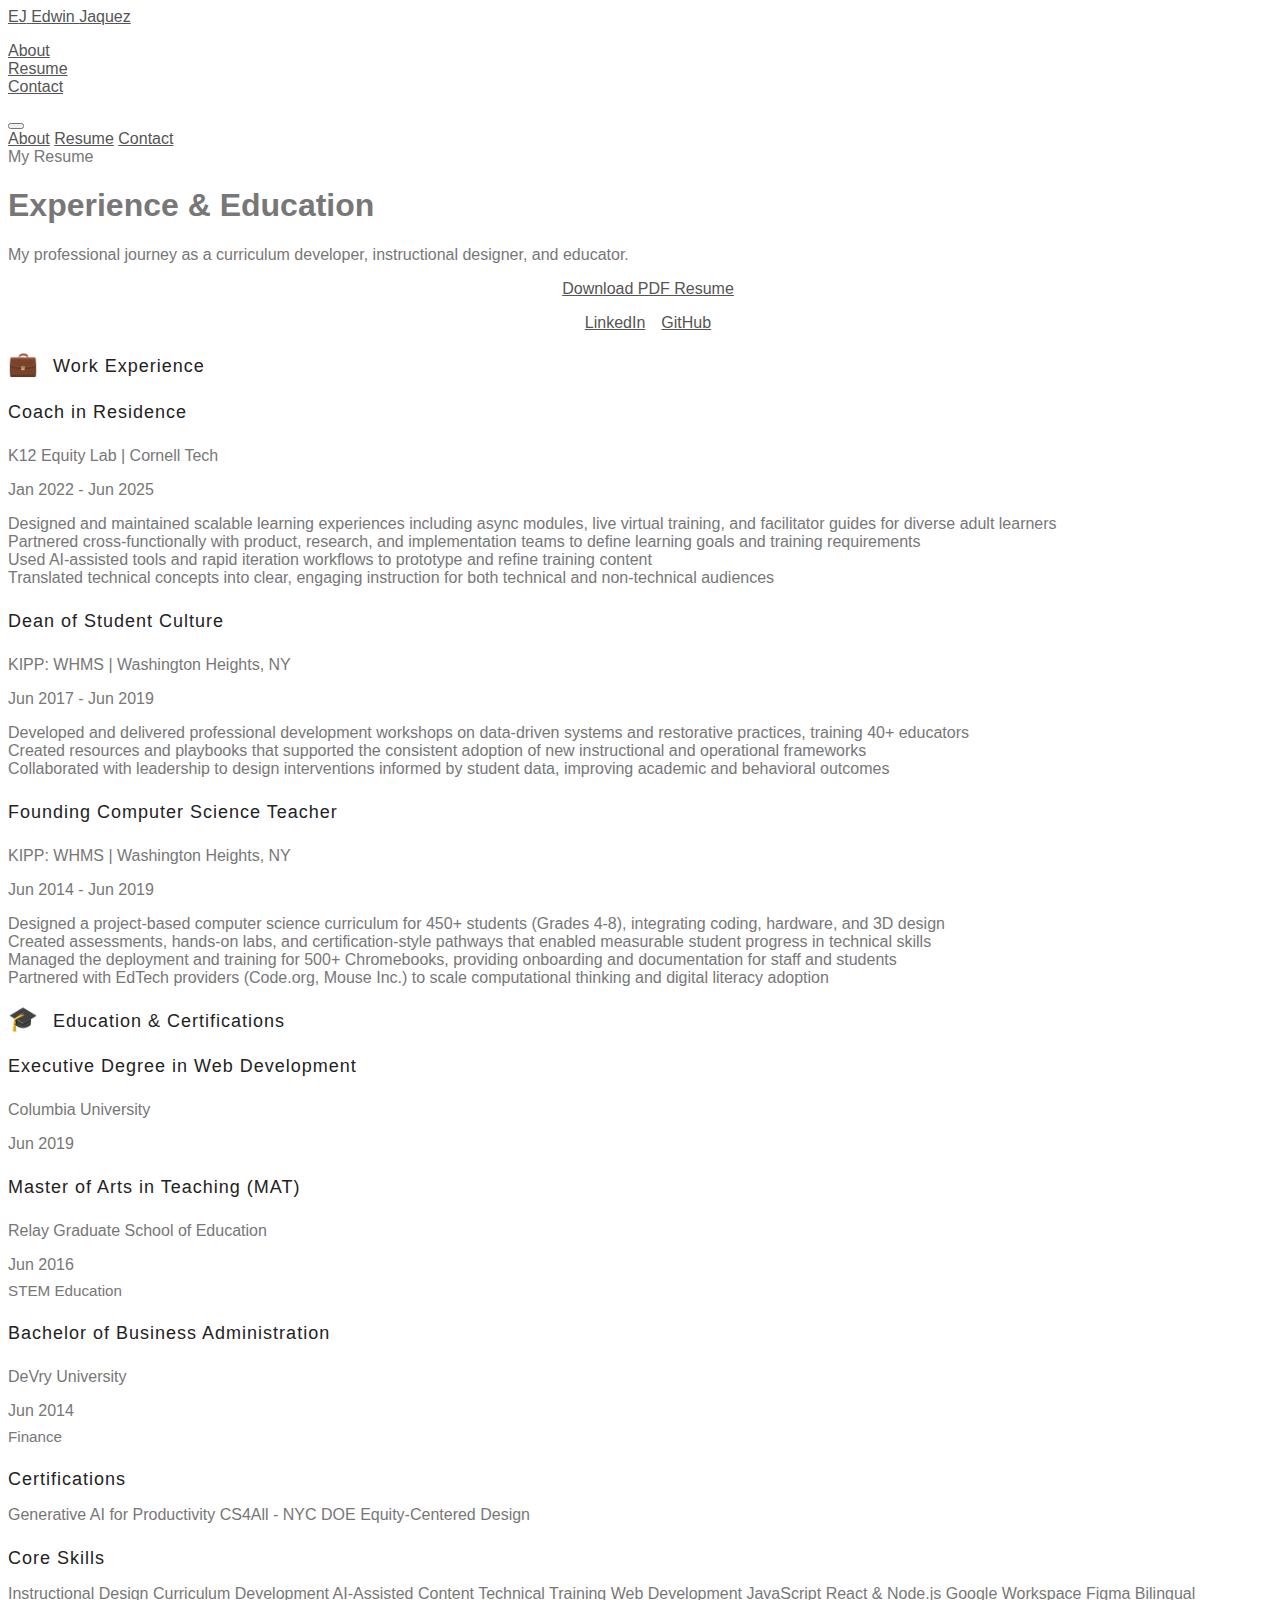
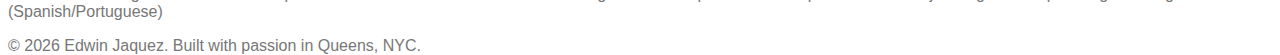
<file: resume.html>
<!DOCTYPE html>
<html lang="en">
<head>
    <meta charset="UTF-8">
    <meta name="viewport" content="width=device-width, initial-scale=1.0">
    <title>Resume - Edwin Jaquez</title>
    <link rel="preconnect" href="https://fonts.googleapis.com">
    <link rel="preconnect" href="https://fonts.gstatic.com" crossorigin>
    <link href="https://fonts.googleapis.com/css2?family=Bricolage+Grotesque:wght@400;600;700;800&family=JetBrains+Mono:wght@400;500&display=swap" rel="stylesheet">
    <link rel="stylesheet" href="css/style.css">
</head>
<body>
    <!-- Navigation -->
    <nav>
        <div class="container">
            <a href="index.html" class="logo">
                <span class="logo-short"><span class="highlight">E</span><span class="highlight">J</span></span>
                <span class="logo-full"><span class="highlight">E</span>dwin <span class="highlight">J</span>aquez</span>
            </a>
            <ul class="nav-links">
                <li><a href="index.html#about">About</a></li>
                <li><a href="resume.html">Resume</a></li>
                <li><a href="index.html#contact">Contact</a></li>
            </ul>
            <button class="nav-toggle" aria-label="Open menu" aria-expanded="false" aria-controls="nav-dropdown">
                <span class="hamburger"></span>
            </button>
            <div id="nav-dropdown" class="nav-dropdown" aria-hidden="true">
                <a href="index.html#about">About</a>
                <a href="resume.html">Resume</a>
                <a href="index.html#contact">Contact</a>
            </div>
        </div>
    </nav>

    <!-- Resume Page -->
    <section class="resume-page">
        <div class="container">
            <div class="page-header">
                <div class="section-label">My Resume</div>
                <h1><span class="highlight">E</span>xperience & <span class="highlight">E</span>ducation</h1>
                <p class="page-description">
                    My professional journey as a curriculum developer, instructional designer, and educator.
                </p>
                <div class="page-actions">
                    <div style="margin-bottom: 1rem; text-align: center;">
                        <a href="Edwin_Jaquez_Resume.pdf" download class="btn btn-primary">Download PDF Resume</a>
                    </div>
                    <div style="display: flex; gap: 1rem; justify-content: center;">
                        <a href="https://www.linkedin.com/in/ejaquez/" target="_blank" class="btn btn-social">LinkedIn</a>
                        <a href="https://github.com/ejbronze" target="_blank" class="btn btn-social">GitHub</a>
                    </div>
                </div>
            </div>

            <div class="resume-grid">
                <!-- Experience Column -->
                <div class="resume-column">
                    <h3 class="resume-column-title">
                        <span style="font-size: 1.5rem; margin-right: 0.5rem;">💼</span>
                        Work Experience
                    </h3>

                    <div class="resume-item">
                        <div class="resume-header">
                            <div>
                                <h4 class="resume-job-title">Coach in Residence</h4>
                                <p class="resume-company">K12 Equity Lab | Cornell Tech</p>
                            </div>
                            <span class="resume-date">Jan 2022 - Jun 2025</span>
                        </div>
                        <ul class="resume-description">
                            <li>Designed and maintained scalable learning experiences including async modules, live virtual training, and facilitator guides for diverse adult learners</li>
                            <li>Partnered cross-functionally with product, research, and implementation teams to define learning goals and training requirements</li>
                            <li>Used AI-assisted tools and rapid iteration workflows to prototype and refine training content</li>
                            <li>Translated technical concepts into clear, engaging instruction for both technical and non-technical audiences</li>
                        </ul>
                    </div>

                    <div class="resume-item">
                        <div class="resume-header">
                            <div>
                                <h4 class="resume-job-title">Dean of Student Culture</h4>
                                <p class="resume-company">KIPP: WHMS | Washington Heights, NY</p>
                            </div>
                            <span class="resume-date">Jun 2017 - Jun 2019</span>
                        </div>
                        <ul class="resume-description">
                            <li>Developed and delivered professional development workshops on data-driven systems and restorative practices, training 40+ educators</li>
                            <li>Created resources and playbooks that supported the consistent adoption of new instructional and operational frameworks</li>
                            <li>Collaborated with leadership to design interventions informed by student data, improving academic and behavioral outcomes</li>
                        </ul>
                    </div>

                    <div class="resume-item">
                        <div class="resume-header">
                            <div>
                                <h4 class="resume-job-title">Founding Computer Science Teacher</h4>
                                <p class="resume-company">KIPP: WHMS | Washington Heights, NY</p>
                            </div>
                            <span class="resume-date">Jun 2014 - Jun 2019</span>
                        </div>
                        <ul class="resume-description">
                            <li>Designed a project-based computer science curriculum for 450+ students (Grades 4-8), integrating coding, hardware, and 3D design</li>
                            <li>Created assessments, hands-on labs, and certification-style pathways that enabled measurable student progress in technical skills</li>
                            <li>Managed the deployment and training for 500+ Chromebooks, providing onboarding and documentation for staff and students</li>
                            <li>Partnered with EdTech providers (Code.org, Mouse Inc.) to scale computational thinking and digital literacy adoption</li>
                        </ul>
                    </div>
                </div>

                <!-- Education & Skills Column -->
                <div class="resume-column">
                    <h3 class="resume-column-title">
                        <span style="font-size: 1.5rem; margin-right: 0.5rem;">🎓</span>
                        Education & Certifications
                    </h3>

                    <div class="resume-item">
                        <div class="resume-header">
                            <div>
                                <h4 class="resume-job-title">Executive Degree in Web Development</h4>
                                <p class="resume-company">Columbia University</p>
                            </div>
                            <span class="resume-date">Jun 2019</span>
                        </div>
                    </div>

                    <div class="resume-item">
                        <div class="resume-header">
                            <div>
                                <h4 class="resume-job-title">Master of Arts in Teaching (MAT)</h4>
                                <p class="resume-company">Relay Graduate School of Education</p>
                            </div>
                            <span class="resume-date">Jun 2016</span>
                        </div>
                        <p style="margin-top: 0.5rem; color: var(--text-secondary); font-size: 0.95rem;">STEM Education</p>
                    </div>

                    <div class="resume-item">
                        <div class="resume-header">
                            <div>
                                <h4 class="resume-job-title">Bachelor of Business Administration</h4>
                                <p class="resume-company">DeVry University</p>
                            </div>
                            <span class="resume-date">Jun 2014</span>
                        </div>
                        <p style="margin-top: 0.5rem; color: var(--text-secondary); font-size: 0.95rem;">Finance</p>
                    </div>

                    <div class="resume-item">
                        <h4 class="resume-job-title" style="margin-bottom: 1rem;">Certifications</h4>
                        <div class="resume-skills">
                            <span class="resume-skill">Generative AI for Productivity</span>
                            <span class="resume-skill">CS4All - NYC DOE</span>
                            <span class="resume-skill">Equity-Centered Design</span>
                        </div>
                    </div>

                    <div class="resume-item">
                        <h4 class="resume-job-title" style="margin-bottom: 1rem;">Core Skills</h4>
                        <div class="resume-skills">
                            <span class="resume-skill">Instructional Design</span>
                            <span class="resume-skill">Curriculum Development</span>
                            <span class="resume-skill">AI-Assisted Content</span>
                            <span class="resume-skill">Technical Training</span>
                            <span class="resume-skill">Web Development</span>
                            <span class="resume-skill">JavaScript</span>
                            <span class="resume-skill">React & Node.js</span>
                            <span class="resume-skill">Google Workspace</span>
                            <span class="resume-skill">Figma</span>
                            <span class="resume-skill">Bilingual (Spanish/Portuguese)</span>
                        </div>
                    </div>
                </div>
            </div>
        </div>
    </section>

    <!-- Footer -->
    <footer>
        <div class="container">
            <div class="social-links"></div>
            <p>&copy; 2026 Edwin Jaquez. Built with passion in Queens, NYC.</p>
        </div>
    </footer>

    <script>
        const nav = document.querySelector('nav');
        const navToggle = document.querySelector('.nav-toggle');
        const navDropdown = document.getElementById('nav-dropdown');
        const logo = document.querySelector('.logo');

        // Compact nav on scroll for resume page
        const onScrollCompactNav = () => {
            // Trigger compact nav after scrolling ~150px
            if (window.scrollY > 150) {
                nav.classList.add('compact');
            } else {
                nav.classList.remove('compact');
                // also ensure dropdown is closed when leaving compact state
                if (navToggle) {
                    navToggle.setAttribute('aria-expanded', 'false');
                    navDropdown.setAttribute('aria-hidden', 'true');
                    navDropdown.classList.remove('open');
                }
            }
        };

        window.addEventListener('scroll', onScrollCompactNav);
        onScrollCompactNav();

        // Toggle dropdown when hamburger clicked
        if (navToggle) {
            navToggle.addEventListener('click', (e) => {
                const expanded = navToggle.getAttribute('aria-expanded') === 'true';
                navToggle.setAttribute('aria-expanded', String(!expanded));
                navDropdown.setAttribute('aria-hidden', String(expanded));
                // toggle animated open/closed via class so transitions run
                navDropdown.classList.toggle('open');
            });

            // Close dropdown on outside click
            document.addEventListener('click', (e) => {
                if (!nav.contains(e.target) && nav.classList.contains('compact')) {
                    navToggle.setAttribute('aria-expanded', 'false');
                    navDropdown.setAttribute('aria-hidden', 'true');
                    navDropdown.classList.remove('open');
                }
            });

            // Close on Escape
            document.addEventListener('keydown', (e) => {
                if (e.key === 'Escape') {
                    navToggle.setAttribute('aria-expanded', 'false');
                    navDropdown.setAttribute('aria-hidden', 'true');
                    navDropdown.classList.remove('open');
                }
            });
        }

        // Navigation link closing behavior
        document.querySelectorAll('.nav-dropdown a').forEach(link => {
            link.addEventListener('click', () => {
                if (navToggle) {
                    navToggle.setAttribute('aria-expanded', 'false');
                    navDropdown.setAttribute('aria-hidden', 'true');
                    navDropdown.classList.remove('open');
                }
            });
        });
    </script>
</body>
</html>
</file>
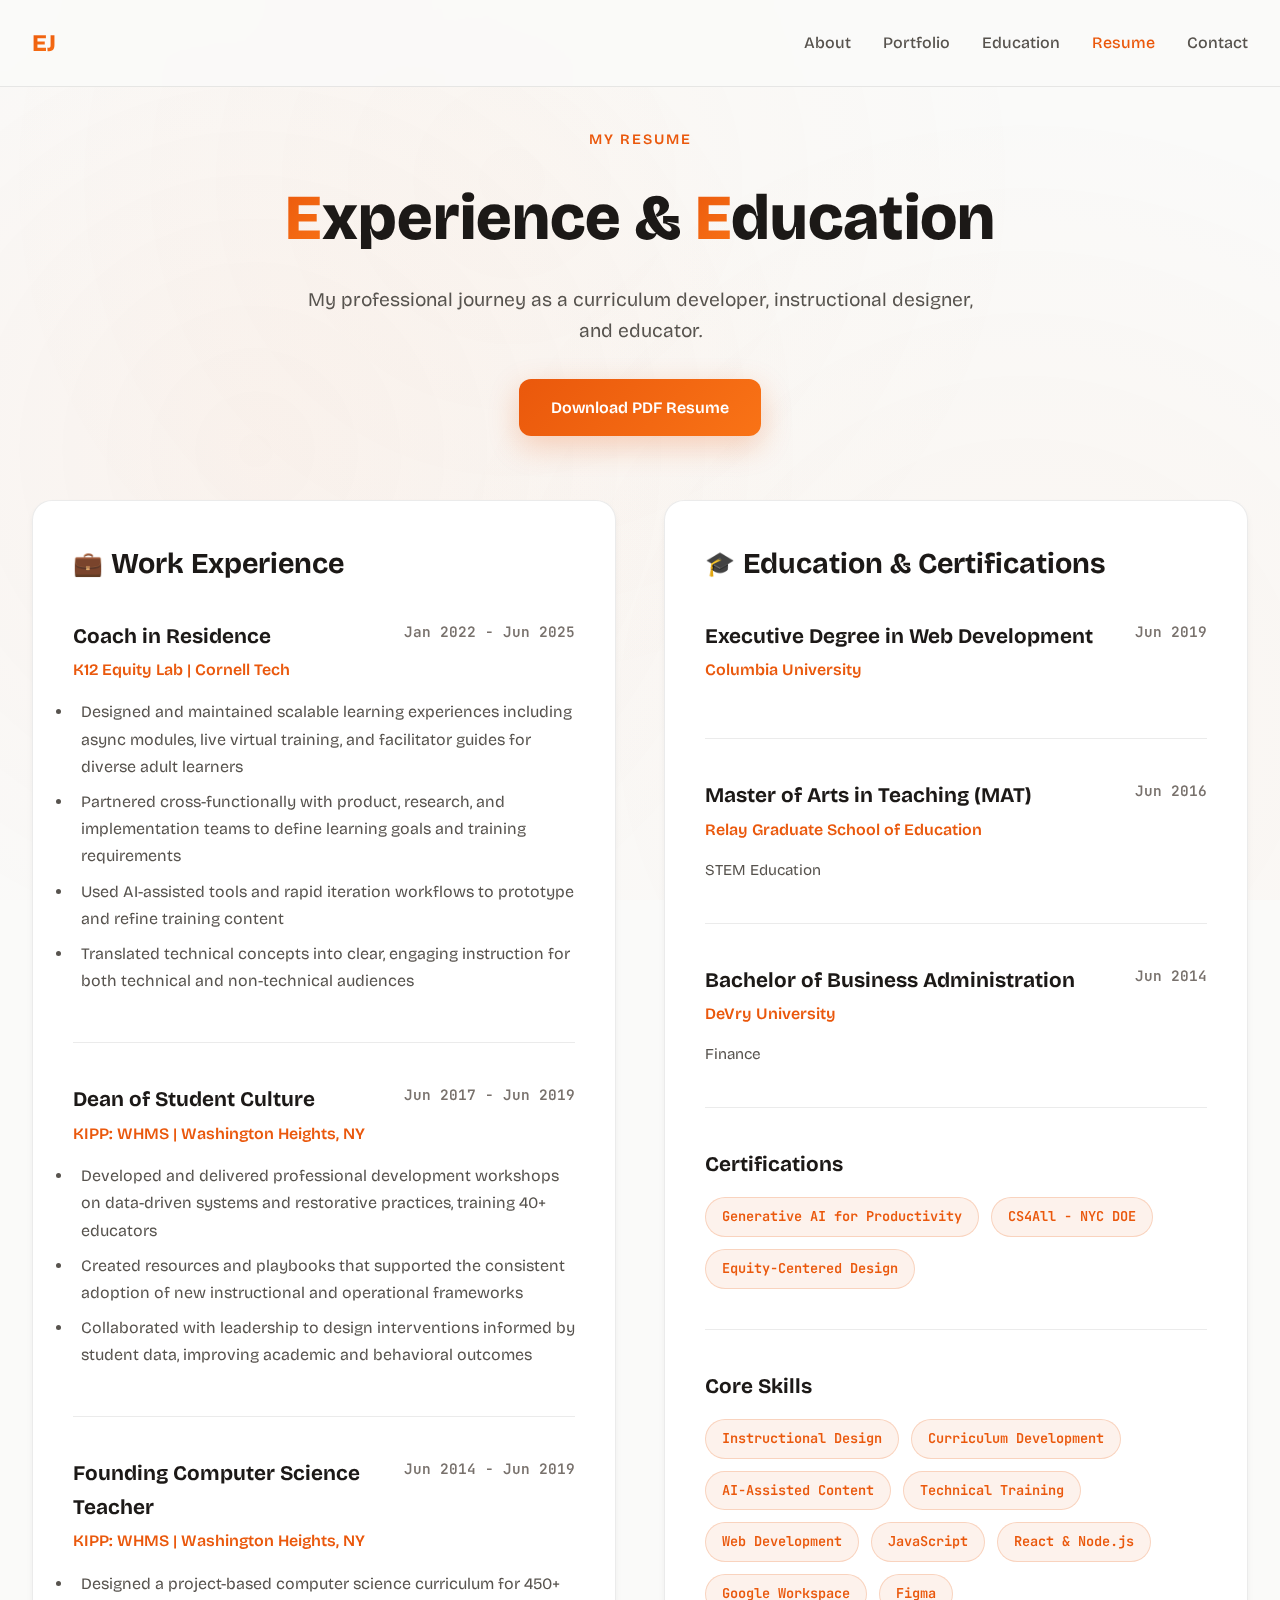
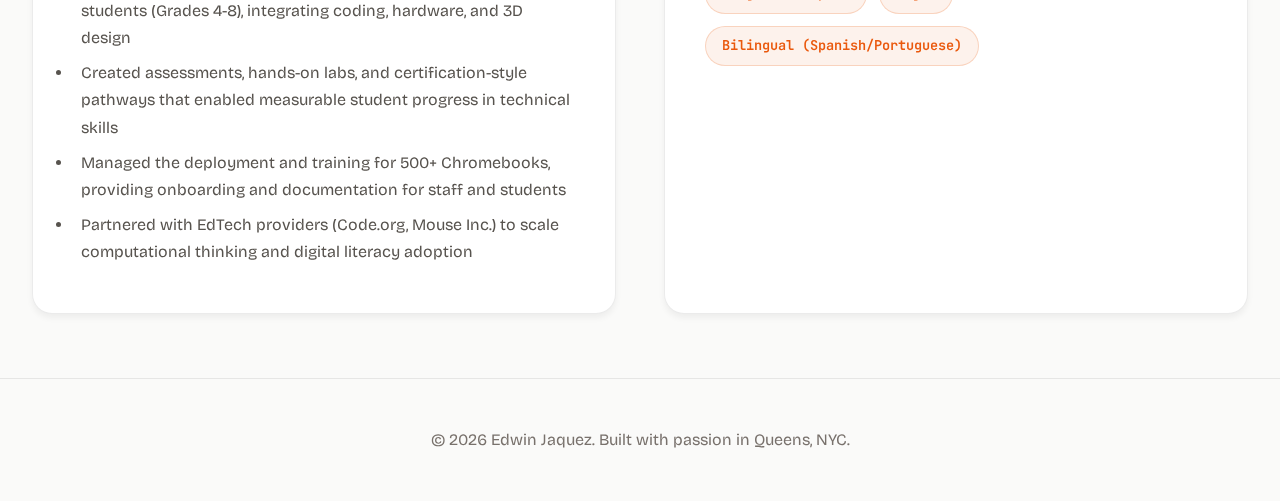
<file: Resume.html>
<!DOCTYPE html>
<html lang="en">
<head>
    <meta charset="UTF-8">
    <meta name="viewport" content="width=device-width, initial-scale=1.0">
    <title>Resume - Edwin Jaquez</title>
    <link rel="preconnect" href="https://fonts.googleapis.com">
    <link rel="preconnect" href="https://fonts.gstatic.com" crossorigin>
    <link href="https://fonts.googleapis.com/css2?family=Bricolage+Grotesque:wght@400;600;700;800&family=JetBrains+Mono:wght@400;500&display=swap" rel="stylesheet">
    <style>
        :root {
            --bg-primary: #fafaf9;
            --bg-secondary: #f5f5f4;
            --bg-card: #ffffff;
            --accent-primary: #ea580c;
            --accent-secondary: #f97316;
            --accent-tertiary: #fb923c;
            --text-primary: #1c1917;
            --text-secondary: #57534e;
            --text-muted: #78716c;
        }

        * {
            margin: 0;
            padding: 0;
            box-sizing: border-box;
        }

        body {
            font-family: 'Bricolage Grotesque', sans-serif;
            background: var(--bg-primary);
            color: var(--text-primary);
            line-height: 1.6;
            overflow-x: hidden;
        }

        /* Background Animation */
        body::before {
            content: '';
            position: fixed;
            top: 0;
            left: 0;
            width: 100%;
            height: 100%;
            background: 
                radial-gradient(circle at 20% 50%, rgba(234, 88, 12, 0.05) 0%, transparent 50%),
                radial-gradient(circle at 80% 80%, rgba(249, 115, 22, 0.04) 0%, transparent 50%),
                radial-gradient(circle at 40% 20%, rgba(251, 146, 60, 0.03) 0%, transparent 50%);
            pointer-events: none;
            z-index: 0;
        }

        .container {
            max-width: 1400px;
            margin: 0 auto;
            padding: 0 2rem;
            position: relative;
            z-index: 1;
        }

        /* Navigation */
        nav {
            position: fixed;
            top: 0;
            left: 0;
            right: 0;
            background: rgba(250, 250, 249, 0.8);
            backdrop-filter: blur(20px);
            border-bottom: 1px solid rgba(0, 0, 0, 0.08);
            z-index: 1000;
            animation: slideDown 0.6s ease-out;
        }

        @keyframes slideDown {
            from {
                transform: translateY(-100%);
                opacity: 0;
            }
            to {
                transform: translateY(0);
                opacity: 1;
            }
        }

        nav .container {
            display: flex;
            justify-content: space-between;
            align-items: center;
            padding: 1.5rem 2rem;
        }

        .logo {
            font-size: 1.5rem;
            font-weight: 800;
            color: var(--text-primary);
            position: relative;
            min-width: 50px;
            transition: all 0.3s ease;
            text-decoration: none;
        }

        .logo .highlight {
            background: linear-gradient(135deg, var(--accent-primary), var(--accent-secondary));
            -webkit-background-clip: text;
            -webkit-text-fill-color: transparent;
            background-clip: text;
        }

        .nav-links {
            display: flex;
            gap: 2rem;
            list-style: none;
        }

        .nav-links a {
            color: var(--text-secondary);
            text-decoration: none;
            font-weight: 500;
            transition: color 0.3s ease;
            position: relative;
        }

        .nav-links a::after {
            content: '';
            position: absolute;
            bottom: -5px;
            left: 0;
            width: 0;
            height: 2px;
            background: var(--accent-primary);
            transition: width 0.3s ease;
        }

        .nav-links a:hover {
            color: var(--text-primary);
        }

        .nav-links a:hover::after {
            width: 100%;
        }

        .nav-links a.active {
            color: var(--accent-primary);
        }

        /* Resume Page Styles */
        .resume-page {
            min-height: 100vh;
            padding-top: 8rem;
            padding-bottom: 4rem;
        }

        .page-header {
            text-align: center;
            margin-bottom: 4rem;
        }

        .section-label {
            color: var(--accent-primary);
            font-size: 0.9rem;
            font-weight: 600;
            text-transform: uppercase;
            letter-spacing: 2px;
            margin-bottom: 1rem;
        }

        h1 {
            font-size: clamp(2.5rem, 5vw, 4rem);
            font-weight: 800;
            margin-bottom: 1rem;
            color: var(--text-primary);
        }

        h1 .highlight {
            background: linear-gradient(135deg, var(--accent-primary), var(--accent-secondary));
            -webkit-background-clip: text;
            -webkit-text-fill-color: transparent;
            background-clip: text;
        }

        .page-description {
            font-size: 1.2rem;
            color: var(--text-secondary);
            max-width: 700px;
            margin: 0 auto 2rem;
        }

        .btn {
            padding: 1rem 2rem;
            border-radius: 12px;
            font-weight: 600;
            text-decoration: none;
            transition: all 0.3s ease;
            cursor: pointer;
            border: none;
            font-size: 1rem;
            display: inline-block;
        }

        .btn-primary {
            background: linear-gradient(135deg, var(--accent-primary), var(--accent-secondary));
            color: #ffffff;
            box-shadow: 0 10px 30px rgba(234, 88, 12, 0.25);
        }

        .btn-primary:hover {
            transform: translateY(-2px);
            box-shadow: 0 15px 40px rgba(234, 88, 12, 0.35);
        }

        /* Resume Grid */
        .resume-grid {
            display: grid;
            grid-template-columns: 1fr 1fr;
            gap: 3rem;
            margin-top: 2rem;
        }

        .resume-column {
            background: var(--bg-card);
            border: 1px solid rgba(0, 0, 0, 0.08);
            border-radius: 20px;
            padding: 2.5rem;
            box-shadow: 0 4px 6px rgba(0, 0, 0, 0.05);
        }

        .resume-column-title {
            font-size: 1.8rem;
            font-weight: 700;
            margin-bottom: 2rem;
            display: flex;
            align-items: center;
            color: var(--text-primary);
        }

        .resume-item {
            margin-bottom: 2.5rem;
            padding-bottom: 2.5rem;
            border-bottom: 1px solid rgba(0, 0, 0, 0.08);
        }

        .resume-item:last-child {
            margin-bottom: 0;
            padding-bottom: 0;
            border-bottom: none;
        }

        .resume-header {
            display: flex;
            justify-content: space-between;
            align-items: flex-start;
            margin-bottom: 1rem;
            gap: 1rem;
        }

        .resume-job-title {
            font-size: 1.3rem;
            font-weight: 700;
            color: var(--text-primary);
            margin-bottom: 0.25rem;
        }

        .resume-company {
            color: var(--accent-primary);
            font-weight: 600;
            font-size: 1rem;
        }

        .resume-date {
            color: var(--text-muted);
            font-size: 0.9rem;
            font-weight: 600;
            white-space: nowrap;
            font-family: 'JetBrains Mono', monospace;
        }

        .resume-description {
            color: var(--text-secondary);
            line-height: 1.7;
        }

        .resume-description li {
            margin-bottom: 0.5rem;
            padding-left: 0.5rem;
        }

        .resume-skills {
            display: flex;
            flex-wrap: wrap;
            gap: 0.75rem;
        }

        .resume-skill {
            padding: 0.5rem 1rem;
            background: rgba(234, 88, 12, 0.08);
            border: 1px solid rgba(234, 88, 12, 0.2);
            border-radius: 50px;
            font-size: 0.85rem;
            color: var(--accent-primary);
            font-weight: 600;
            font-family: 'JetBrains Mono', monospace;
        }

        .resume-download {
            margin-top: 2rem;
            text-align: center;
        }

        /* Footer */
        footer {
            padding: 3rem 0;
            border-top: 1px solid rgba(0, 0, 0, 0.08);
            text-align: center;
            color: var(--text-muted);
        }

        /* Responsive */
        @media (max-width: 968px) {
            .resume-grid {
                grid-template-columns: 1fr;
            }
        }

        @media (max-width: 768px) {
            .nav-links {
                display: none;
            }

            .resume-page {
                padding-top: 6rem;
            }
        }
    </style>
</head>
<body>
    <!-- Navigation -->
    <nav>
        <div class="container">
            <a href="index.html" class="logo">
                <span class="highlight">E</span><span class="highlight">J</span>
            </a>
            <ul class="nav-links">
                <li><a href="index.html#about">About</a></li>
                <li><a href="index.html#portfolio">Portfolio</a></li>
                <li><a href="index.html#education">Education</a></li>
                <li><a href="resume.html" class="active">Resume</a></li>
                <li><a href="index.html#contact">Contact</a></li>
            </ul>
        </div>
    </nav>

    <!-- Resume Page -->
    <section class="resume-page">
        <div class="container">
            <div class="page-header">
                <div class="section-label">My Resume</div>
                <h1><span class="highlight">E</span>xperience & <span class="highlight">E</span>ducation</h1>
                <p class="page-description">
                    My professional journey as a curriculum developer, instructional designer, and educator.
                </p>
                <a href="Edwin_Jaquez_Resume.pdf" download class="btn btn-primary">Download PDF Resume</a>
            </div>

            <div class="resume-grid">
                <!-- Experience Column -->
                <div class="resume-column">
                    <h3 class="resume-column-title">
                        <span style="font-size: 1.5rem; margin-right: 0.5rem;">💼</span>
                        Work Experience
                    </h3>

                    <div class="resume-item">
                        <div class="resume-header">
                            <div>
                                <h4 class="resume-job-title">Coach in Residence</h4>
                                <p class="resume-company">K12 Equity Lab | Cornell Tech</p>
                            </div>
                            <span class="resume-date">Jan 2022 - Jun 2025</span>
                        </div>
                        <ul class="resume-description">
                            <li>Designed and maintained scalable learning experiences including async modules, live virtual training, and facilitator guides for diverse adult learners</li>
                            <li>Partnered cross-functionally with product, research, and implementation teams to define learning goals and training requirements</li>
                            <li>Used AI-assisted tools and rapid iteration workflows to prototype and refine training content</li>
                            <li>Translated technical concepts into clear, engaging instruction for both technical and non-technical audiences</li>
                        </ul>
                    </div>

                    <div class="resume-item">
                        <div class="resume-header">
                            <div>
                                <h4 class="resume-job-title">Dean of Student Culture</h4>
                                <p class="resume-company">KIPP: WHMS | Washington Heights, NY</p>
                            </div>
                            <span class="resume-date">Jun 2017 - Jun 2019</span>
                        </div>
                        <ul class="resume-description">
                            <li>Developed and delivered professional development workshops on data-driven systems and restorative practices, training 40+ educators</li>
                            <li>Created resources and playbooks that supported the consistent adoption of new instructional and operational frameworks</li>
                            <li>Collaborated with leadership to design interventions informed by student data, improving academic and behavioral outcomes</li>
                        </ul>
                    </div>

                    <div class="resume-item">
                        <div class="resume-header">
                            <div>
                                <h4 class="resume-job-title">Founding Computer Science Teacher</h4>
                                <p class="resume-company">KIPP: WHMS | Washington Heights, NY</p>
                            </div>
                            <span class="resume-date">Jun 2014 - Jun 2019</span>
                        </div>
                        <ul class="resume-description">
                            <li>Designed a project-based computer science curriculum for 450+ students (Grades 4-8), integrating coding, hardware, and 3D design</li>
                            <li>Created assessments, hands-on labs, and certification-style pathways that enabled measurable student progress in technical skills</li>
                            <li>Managed the deployment and training for 500+ Chromebooks, providing onboarding and documentation for staff and students</li>
                            <li>Partnered with EdTech providers (Code.org, Mouse Inc.) to scale computational thinking and digital literacy adoption</li>
                        </ul>
                    </div>
                </div>

                <!-- Education & Skills Column -->
                <div class="resume-column">
                    <h3 class="resume-column-title">
                        <span style="font-size: 1.5rem; margin-right: 0.5rem;">🎓</span>
                        Education & Certifications
                    </h3>

                    <div class="resume-item">
                        <div class="resume-header">
                            <div>
                                <h4 class="resume-job-title">Executive Degree in Web Development</h4>
                                <p class="resume-company">Columbia University</p>
                            </div>
                            <span class="resume-date">Jun 2019</span>
                        </div>
                    </div>

                    <div class="resume-item">
                        <div class="resume-header">
                            <div>
                                <h4 class="resume-job-title">Master of Arts in Teaching (MAT)</h4>
                                <p class="resume-company">Relay Graduate School of Education</p>
                            </div>
                            <span class="resume-date">Jun 2016</span>
                        </div>
                        <p style="margin-top: 0.5rem; color: var(--text-secondary); font-size: 0.95rem;">STEM Education</p>
                    </div>

                    <div class="resume-item">
                        <div class="resume-header">
                            <div>
                                <h4 class="resume-job-title">Bachelor of Business Administration</h4>
                                <p class="resume-company">DeVry University</p>
                            </div>
                            <span class="resume-date">Jun 2014</span>
                        </div>
                        <p style="margin-top: 0.5rem; color: var(--text-secondary); font-size: 0.95rem;">Finance</p>
                    </div>

                    <div class="resume-item">
                        <h4 class="resume-job-title" style="margin-bottom: 1rem;">Certifications</h4>
                        <div class="resume-skills">
                            <span class="resume-skill">Generative AI for Productivity</span>
                            <span class="resume-skill">CS4All - NYC DOE</span>
                            <span class="resume-skill">Equity-Centered Design</span>
                        </div>
                    </div>

                    <div class="resume-item">
                        <h4 class="resume-job-title" style="margin-bottom: 1rem;">Core Skills</h4>
                        <div class="resume-skills">
                            <span class="resume-skill">Instructional Design</span>
                            <span class="resume-skill">Curriculum Development</span>
                            <span class="resume-skill">AI-Assisted Content</span>
                            <span class="resume-skill">Technical Training</span>
                            <span class="resume-skill">Web Development</span>
                            <span class="resume-skill">JavaScript</span>
                            <span class="resume-skill">React & Node.js</span>
                            <span class="resume-skill">Google Workspace</span>
                            <span class="resume-skill">Figma</span>
                            <span class="resume-skill">Bilingual (Spanish/Portuguese)</span>
                        </div>
                    </div>
                </div>
            </div>
        </div>
    </section>

    <!-- Footer -->
    <footer>
        <div class="container">
            <p>&copy; 2026 Edwin Jaquez. Built with passion in Queens, NYC.</p>
        </div>
    </footer>
</body>
</html>
</file>
<file: css/style.css>
body, html {
	font-family: 'Open Sans', sans-serif;
	text-rendering: optimizeLegibility !important;
	-webkit-font-smoothing: antialiased !important;
	color: #777;
	width: 100% !important;
	height: 100% !important;
}
button i {
	color:white !important;
}
h2 {
	margin: 0 0 20px 0;
	color: Black;
	text-transform: uppercase;
	letter-spacing: 1px;
	font-weight: 400;
	font-size: 30px;
}
h3, h4 {
	color: #222;
	font-size: 18px;
	font-weight: 300;
	letter-spacing: 1px;
}
h5 {
	text-transform: uppercase;
	font-weight: 700;
	line-height: 20px;
}
p.intro {
	font-size: 16px;
	margin: 12px 0 0;
	line-height: 24px;
}
a {
	color: #555;
}
a:hover, a:focus {
	text-decoration: none;
	color: #000;
}
ul, ol {
	list-style: none;
}
.clearfix:after {
	visibility: hidden;
	display: block;
	font-size: 0;
	content: " ";
	clear: both;
	height: 0;
}
.clearfix {
	display: inline-block;
}
* html .clearfix {
	height: 1%;
}
.clearfix {
	display: block;
}
ul, ol {
	padding: 0;
	webkit-padding: 0;
	moz-padding: 0;
}
hr {
	height: 1px;
	width: 70px;
	text-align: center;
	position: relative;
	background: #666;
	margin: 0 auto;
	margin-bottom: 30px;
	border: 0;
}
/* Navigation */
#nav {
	z-index: 9999;
}
#nav.affix {
	position: fixed;
	top: 0;
	width: 100%
}
.navbar .navbar-nav {
	display: inline-block;
	float: none;
	vertical-align: top;
}
.navbar .navbar-collapse {
	text-align: center;
}
.navbar-custom {
	margin-bottom: 0;
	background-color: orange;
	border-radius: 0px;
	padding: 10px 0;
	border-bottom: 2px solid #fff;
}
.navbar-custom a {
	color: #333;
	/* text-shadow: black 0px 0px 6px; */
	/* border-right: 1px solid white; */
	border-bottom: 1px solid white;
}
.navbar-custom .nav li a {
	margin: 0 60px;
	text-transform: uppercase;
	letter-spacing: 2px;
	-webkit-transition: background .3s ease-in-out;
	-moz-transition: background .3s ease-in-out;
	transition: background .3s ease-in-out;
}
.navbar-custom .nav li a:hover {
	outline: 0;
	color: white;
	background-color: transparent;
	text-shadow: black 0px 0px 6px;
	/* border-left: 1px solid black; */
	border-bottom: 1px solid black;
}
.navbar-custom .nav li a:focus, .navbar-custom .nav li a:active {
	outline: 0;
	background-color: transparent;
	color: #000;
}
.navbar-custom .nav li.active {
	outline: 0;
}
.navbar-custom .nav li.active a {
	background-color: rgba(255,255,255,.3);
}
.navbar-custom .nav li.active a:hover {
	color: #fff;
}
.btn-default {
	text-transform: uppercase;
	/* color: #555;  */
	/* background-color: transparent; */
	/* border-color: #777; */
	padding: 14px 20px;
	margin: 0;
	font-size: 16px;
	border-radius: 0;
	margin-top: 20px;

	background: #222;
	border: 1px solid #222;
	color: #fff;
	/* color: #fff; */
	/* text-shadow: black 0px 0px 6px;
	background-color: orange;
	border-color: #121d1f; */
}
.btn-default:hover, .btn-default:focus, .btn-default.focus, .btn-default:active, .btn-default.active {
	color: #333;
	/* text-shadow: black 0px 0px 6px; */
	background-color: orange;
	border-color: #121d1f;
}
/* Header Section */

.intro {
	display: table;
	width: 100%;
	padding: 0;
	background: url(../img/media/teaching-students.jpeg) no-repeat center top;
	text-align: center;
	color: #333;
	background-color: #e5e5e5;
	-webkit-background-size: cover;
	-moz-background-size: cover;
	background-size: cover;
	-o-background-size: cover;
}
.section-title.center {
	padding: 10px 0 40px 0;
}
.intro h1 {
	font-size: 60px;
	font-weight: 600;
	letter-spacing: 2px;
	text-transform: uppercase;
	margin-bottom: 20px;
	color: White;
	text-shadow: 1px -2px 1px #000, -3px 3px 5px orange;
}
.intro p {
	font-size: 20px;
	margin-bottom: 40px;
	margin-top: 20px;
	color: White;
	text-shadow: black 0 5px 5px;
}
header .intro-text {
	padding-top: 200px;
	padding-bottom: 200px;
}
header a{
	font-size: 65px;
	color: white;
	text-shadow: black 0 5px 5px;
}
header a:hover{
	font-size: 65px;
	color: orange;
	text-shadow: black 0 5px 5px;
}
/* About Section */
#about {
	padding: 120px 0;
}
#about .about-text {
	margin-left: 10px;
	text-align: center;
	color: #333;
}
#about img {
	border-radius: 50%;
	width: 160px;
	height: 160px;
	display: inline-block;
}
#about p {
	margin-top: 40px;
	margin-bottom: 30px;
	line-height: 22px;
}
/* Portfolio Section */
#portfolio {
	padding: 120px 0;
	background: #f6f6f6;
}
.categories {
	padding-bottom: 30px;
	text-align: center;

}
ul.cat li {
	display: inline-block;
}
ol.type li {
	display: inline-block;
	margin-left: 20px;
	margin-bottom: 30px;
}
ol.type li a {
	/* border: 1px solid #777; */
	/* color: #555; */
	padding: 10px 20px;
	

	/* color: #fff;
	text-shadow: black 0px 0px 6px;
	background-color: orange;
	border-color: #121d1f; */

	background: #222;
	border: 1px solid #222;
	color: #fff;
}
ol.type li a.active {
	color: #333;
	/* text-shadow: black 0px 0px 3px; */
	background-color: orange;
	/* border-color: #121d1f; */
}
ol.type li a:hover {
	background: orange;
	border: 1px solid #222;
	color: #333;
	/* color: orange; */
	/* text-shadow: black 0 5px 2px; */
}
.isotope-item {
	z-index: 2
}
.isotope-hidden.isotope-item {
	z-index: 1
}
.isotope, .isotope .isotope-item {
	/* change duration value to whatever you like */
	-webkit-transition-duration: 0.8s;
	-moz-transition-duration: 0.8s;
	transition-duration: 0.8s;
}
.isotope-item {
	margin-right: -1px;
	-webkit-backface-visibility: hidden;
	backface-visibility: hidden;
}
.isotope {
	-webkit-backface-visibility: hidden;
	backface-visibility: hidden;
	-webkit-transition-property: height, width;
	-moz-transition-property: height, width;
	transition-property: height, width;
}
.isotope .isotope-item {
	-webkit-backface-visibility: hidden;
	backface-visibility: hidden;
	-webkit-transition-property: -webkit-transform, opacity;
	-moz-transition-property: -moz-transform, opacity;
	transition-property: transform, opacity;
}
.portfolio-item {
	margin: 15px 0;
	-webkit-transition: all 0.5s ease-out;
	-moz-transition: all 0.5s ease-out;
	-ms-transition: all 0.5s ease-out;
	-o-transition: all 0.5s ease-out;
	transition: all 0.5s ease-out;
}


.portfolio-item:hover{
	-webkit-transform: scale(1.1);
	-moz-transform: scale(1.1);
	-ms-transform: scale(1.1);
	-o-transform: scale(1.1);
	transform: scale(1.1);
}
.portfolio-item .hover-bg {
	height: 80px;
	overflow: hidden;
	position: relative;
}

.hover-bg .hover-text {
	position: absolute;
	text-align: center;
	margin: 0 auto;
	color: #ffffff;
	background: rgba(0, 0, 0, 0.66);
	padding: 10% 0 0 0;
	height: 100%;
	width: 100%;
	opacity: 0;
	transition: all 0.5s;
}
.hover-bg .hover-text>h4 {
	text-transform: uppercase;
	opacity: 0;
	color: #fff;
	-webkit-transform: translateY(100%);
	transform: translateY(100%);
	transition: all 0.3s;
}
.hover-bg:hover .hover-text>h4 {
	opacity: 1;
	-webkit-backface-visibility: hidden;
	-webkit-transform: translateY(0);
	transform: translateY(0);
}
.hover-bg .hover-text>i {
	opacity: 0;
	-webkit-transform: translateY(0);
	transform: translateY(0);
	transition: all 0.3s;
}
.hover-bg:hover .hover-text>i {
	opacity: 1;
	-webkit-backface-visibility: hidden;
	-webkit-transform: translateY(100%);
	transform: translateY(100%);
}
.hover-bg:hover .hover-text {
	opacity: 1;
}
#portfolio i.fa {
	font-size: 20px;
	padding: 5px;
	color: #E87E04;
}
/* Contact Section */
#contact {
	padding: 120px 0 60px 0;
}
#contact h3 {
	padding-top: 20px;
	font-size: 20px;
	font-weight: 400;
	color: #fff;
}
#contact form {
	padding: 30px 0;
}
#contact .text-danger {
	color: #E87E04;
	text-align: left;
}
label {
	font-size: 12px;
	font-weight: 400;
	font-family: 'Open Sans', sans-serif;
	float: left;
}
#contact .form-control {
	display: block;
	width: 100%;
	padding: 6px 12px;
	font-size: 14px;
	line-height: 1.42857143;
	color: #2c3e50;
	background-color: rgba(255,255,255,0.8);
	background-image: none;
	border: 1px solid #999;
	border-radius: 0;
	-webkit-box-shadow: none;
	box-shadow: none;
	-webkit-transition: none;
	-o-transition: none;
	transition: none;
}
#contact .form-control:focus {
	border-color: inherit;
	outline: 0;
	-webkit-box-shadow: transparent;
	box-shadow: transparent;
}
.form-control::-webkit-input-placeholder {
color: #2c3e50;
}
.form-control:-moz-placeholder {
color: #2c3e50;
}
.form-control::-moz-placeholder {
color: #2c3e50;
}
.form-control:-ms-input-placeholder {
color: #2c3e50;
}
#contact .social {
	margin-top: 80px;
}
#contact .social ul li {
	display: inline-block;
	margin: 0 20px;
}
#contact .social i.fa {
	font-size: 22px;
	padding: 4px;
	color: #444;
	transition: all 0.5s;
}
#contact .social i.fa:hover {
	color: #000;
}
.btn:active, .btn.active {
	background-image: none;
	outline: 0;
	-webkit-box-shadow: none;
	box-shadow: none;
}
a:focus, .btn:focus, .btn:active:focus, .btn.active:focus, .btn.focus, .btn:active.focus, .btn.active.focus {
	outline: none;
	outline-offset: none;
}
/* Footer Section*/
#footer {
	background: #f6f6f6;
	color: #777;
	padding: 30px 0 25px 0;
}
#footer p {
	font-size: 13px;
}
#footer a {
	color: #555;
}
#footer a:hover {
	color: #000;
}
</file>
